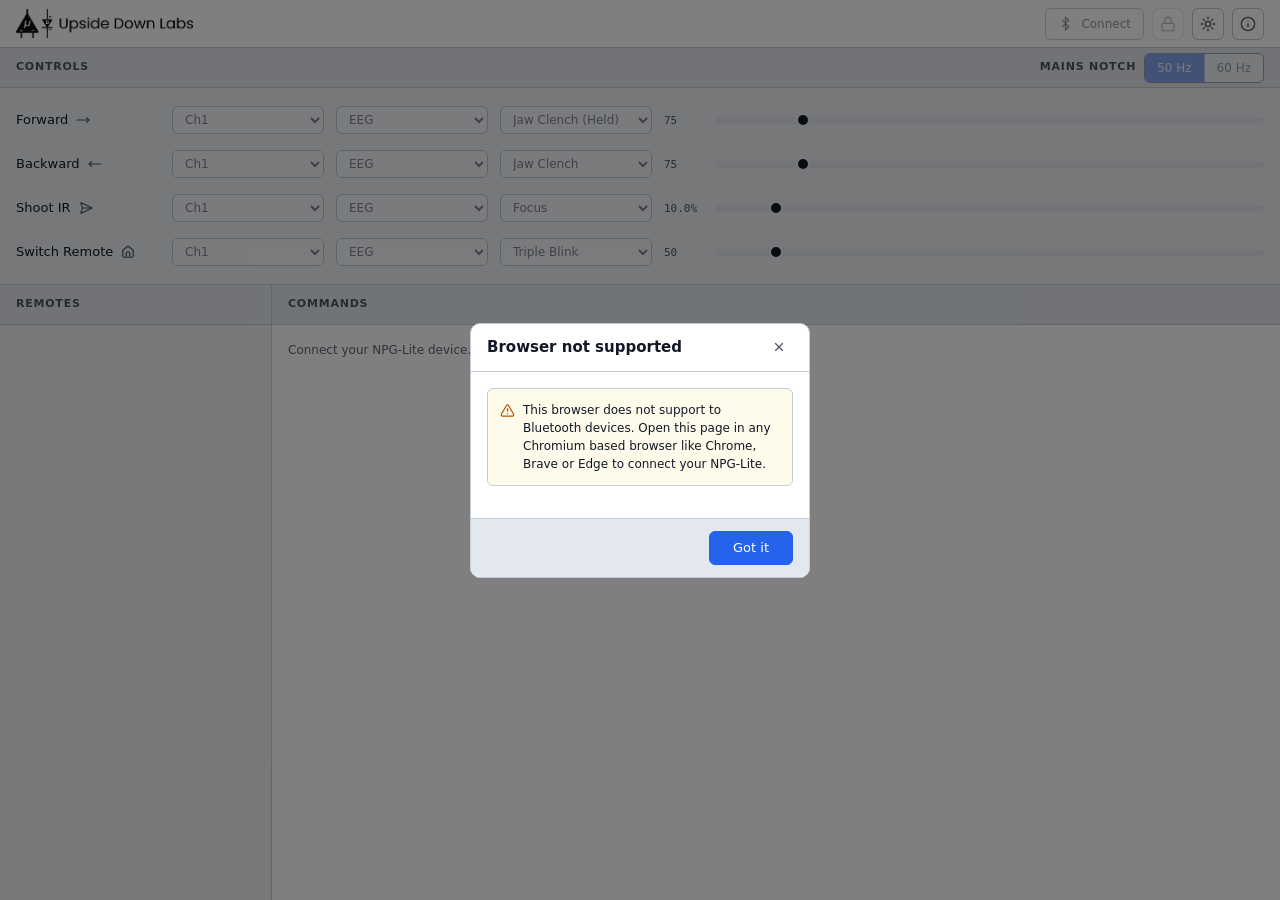
<file: BCI-IR-Remote/index.html>
<!doctype html>
<html lang="en">
<head>
<meta charset="utf-8">
<meta name="viewport" content="width=device-width, initial-scale=1, viewport-fit=cover">
<meta name="color-scheme" content="light dark">
<title>NPG IR Controller</title>
<link rel="stylesheet" href="css/style.css">
<script>
/* Keep the desktop workspace intact and fit it inside the available visual
   viewport.  This runs before the page paints and updates for resize, browser
   zoom and mobile viewport changes. */
(() => {
  const root = document.documentElement;
  let frame = 0;

  function fitLayout() {
    frame = 0;
    const rem = parseFloat(getComputedStyle(root).fontSize) || 16;
    const minWidth = 60 * rem;
    const minHeight = 40 * rem;
    const visual = window.visualViewport;
    const width = Math.max(1, Math.min(window.innerWidth, visual ? visual.width : window.innerWidth));
    const height = Math.max(1, Math.min(window.innerHeight, visual ? visual.height : window.innerHeight));
    const scale = Math.min(1, width / minWidth, height / minHeight);

    root.style.setProperty('--app-scale', scale.toFixed(6));
    root.style.setProperty('--app-width', Math.max(minWidth, width / scale) + 'px');
    root.style.setProperty('--app-height', Math.max(minHeight, height / scale) + 'px');
  }

  function scheduleFit() {
    if (!frame) frame = requestAnimationFrame(fitLayout);
  }

  fitLayout();
  window.addEventListener('resize', scheduleFit, { passive: true });
  window.visualViewport?.addEventListener('resize', scheduleFit, { passive: true });
})();
</script>
</head>
<body>

<div class="app">

  <header class="hdr">
    <img class="logo light-only" src="assets/udl_logo_black.png" alt="Upside Down Labs">
    <img class="logo dark-only" src="assets/udl_logo_white.png" alt="Upside Down Labs">
    <div class="hdr-actions">
      <button class="btn btn-sm conn-btn" id="btn-conn" title="Connect">
        <span class="ico" data-icon="bluetooth"></span>
        <span id="conn-txt">Connect</span>
      </button>
      <button class="icon-btn" id="btn-lock" title="Unlock to configure" aria-label="Unlock to configure" disabled>
        <span class="ico" data-icon="lock"></span>
      </button>
      <button class="icon-btn" id="btn-theme" title="Toggle theme" aria-label="Toggle theme">
        <span class="ico light-only" data-icon="sun"></span>
        <span class="ico dark-only" data-icon="moon"></span>
      </button>
      <button class="icon-btn" id="btn-info" title="How to use" aria-label="How to use">
        <span class="ico" data-icon="info"></span>
      </button>
    </div>
  </header>

  <!-- Settings only: what each channel measures, and what its gestures do. -->
  <div class="section-hdr">
    <span class="bar-ttl">Controls</span>
    <div class="bar-tools">
      <span class="notch-lbl">Mains notch</span>
      <div class="switch" id="notch" role="group" aria-label="Mains notch">
        <button type="button" data-hz="50">50 Hz</button>
        <button type="button" data-hz="60">60 Hz</button>
      </div>
    </div>
  </div>

  <!-- One row per control: what it is, which channel and filter feed it,
       which gesture drives it, and the level that gesture is measured on. -->
  <div class="controls" id="controls"></div>

  <main class="cols">
    <div class="col col-profiles">
      <div class="col-ttl">
        <span>Remotes</span>
      </div>
      <div class="col-body">
        <ul class="list" id="profiles"></ul>
      </div>
    </div>

    <div class="col col-commands">
      <div class="col-ttl">
        <span id="cmd-ttl">Commands</span>
      </div>
      <div class="col-body">
        <ul class="grid" id="list"></ul>
        <p class="col-empty" id="cmd-empty"></p>
      </div>
    </div>
  </main>


  <!-- Phones only. Every command row has its own fire button, but they are
       a small target, so the selected one gets a full width button too. -->

</div>


<!-- Listening -->
<div class="overlay" id="ov-listening">
  <div class="modal modal-sm">
    <div class="modal-body listen">
      <div class="waves" aria-hidden="true">
        <span class="wave"></span>
        <span class="wave"></span>
        <span class="wave"></span>
        <span class="wave-core"></span>
      </div>
      <h2 class="listen-ttl">Listening for a signal</h2>
      <p class="prose listen-sub">Point your remote at the board and press any key.</p>
      <div class="progress"><span class="progress-bar" id="listen-bar"></span></div>
      <span class="listen-time" id="listen-time"></span>
    </div>
    <div class="modal-ftr">
      <button class="btn" id="listen-cancel">Cancel</button>
    </div>
  </div>
</div>

<!-- Capture -->
<div class="overlay" id="ov-capture">
  <div class="modal">
    <div class="modal-hdr">
      <h2 class="modal-ttl" id="cap-ttl">IR signal captured</h2>
      <button class="icon-btn icon-btn-sm" data-close="ov-capture" aria-label="Close">
        <span class="ico" data-icon="x"></span>
      </button>
    </div>
    <div class="modal-body">
      <div id="cap-dup"></div>
      <dl class="meta" id="cap-meta"></dl>
      <label class="field">
        <span class="field-lbl">Name</span>
        <input class="input" id="cap-input" maxlength="16" placeholder="TV Power" autocomplete="off">
        <span class="field-hint"><span id="cap-count">0</span>/16 characters</span>
      </label>
    </div>
    <div class="modal-ftr" id="cap-actions"></div>
  </div>
</div>

<!-- Rename -->
<div class="overlay" id="ov-rename">
  <div class="modal">
    <div class="modal-hdr">
      <h2 class="modal-ttl" id="ren-ttl">Rename command</h2>
      <button class="icon-btn icon-btn-sm" data-close="ov-rename" aria-label="Close">
        <span class="ico" data-icon="x"></span>
      </button>
    </div>
    <div class="modal-body">
      <label class="field">
        <span class="field-lbl">Name</span>
        <input class="input" id="ren-input" maxlength="16" autocomplete="off">
        <span class="field-hint"><span id="ren-count">0</span>/16 characters</span>
      </label>
    </div>
    <div class="modal-ftr">
      <button class="btn" data-close="ov-rename">Cancel</button>
      <button class="btn btn-primary" id="ren-save">Save</button>
    </div>
  </div>
</div>

<!-- Confirm -->
<div class="overlay" id="ov-confirm">
  <div class="modal">
    <div class="modal-hdr">
      <h2 class="modal-ttl" id="cfm-ttl">Are you sure?</h2>
      <button class="icon-btn icon-btn-sm" data-close="ov-confirm" aria-label="Close">
        <span class="ico" data-icon="x"></span>
      </button>
    </div>
    <div class="modal-body">
      <p class="prose" id="cfm-body"></p>
    </div>
    <div class="modal-ftr">
      <button class="btn" id="cfm-no">Cancel</button>
      <button class="btn btn-danger" id="cfm-ok">Delete</button>
    </div>
  </div>
</div>

<!-- Info -->
<div class="overlay" id="ov-info">
  <div class="modal modal-lg">
    <div class="modal-hdr">
      <h2 class="modal-ttl">How to use</h2>
      <button class="icon-btn icon-btn-sm" data-close="ov-info" aria-label="Close">
        <span class="ico" data-icon="x"></span>
      </button>
    </div>
    <div class="modal-body modal-scroll">

      <section class="info-sec">
        <h3 class="info-ttl">Getting started</h3>
        <ol class="steps">
          <li>Power the board and press <b>Connect</b>. Pick <b>NPG-IR</b> from the browser dialog.</li>
          <li>Press the lock icon to unlock, then press <b>+</b> on a remote and name it.</li>
          <li>Open the remote, press <b>+</b> on a command, then point a real remote at the board and press a key.</li>
          <li>Name the capture and save it. Lock again when you're done setting up.</li>
          <li>Press a command's send button to fire it.</li>
        </ol>
      </section>

      <section class="info-sec">
        <h3 class="info-ttl">Muscle and brain control</h3>
        <p class="prose">Open <b>Controls</b> in the header to pick a channel, a filter and a gesture for each of the four actions. The bar beside each one shows its live level, and the slider sets the threshold that counts as a gesture: put it just above your resting level and below a deliberate one.</p>
      </section>

      <section class="info-sec">
        <h3 class="info-ttl">Requirements</h3>
        <p class="prose">Web Bluetooth works in Chrome and Edge on desktop and Android. Firefox and Safari do not support it. On Android, Location must be on for Bluetooth scanning.</p>
      </section>

      <section class="info-sec danger-zone">
        <h3 class="info-ttl">Erase all</h3>
        <p class="prose">Removes every remote, command and waveform from the board. This cannot be undone.</p>
        <button class="btn btn-danger" id="btn-wipe" disabled>Erase everything</button>
      </section>

    </div>
  </div>
</div>

<!-- Unsupported browser -->
<div class="overlay" id="ov-browser-warning">
  <div class="modal modal-sm">
    <div class="modal-hdr">
      <h2 class="modal-ttl">Browser not supported</h2>
      <button class="icon-btn icon-btn-sm" data-close="ov-browser-warning" aria-label="Close">
        <span class="ico" data-icon="x"></span>
      </button>
    </div>
    <div class="modal-body">
      <div class="notice">
        <span class="ico" data-icon="triangle-alert"></span>
        <span>This browser does not support to Bluetooth devices. Open this page in any Chromium based browser like Chrome, Brave or Edge to connect your NPG-Lite.</span>
      </div>
    </div>
    <div class="modal-ftr">
      <button class="btn btn-primary" data-close="ov-browser-warning">Got it</button>
    </div>
  </div>
</div>

<div class="toast" id="toast" role="status"></div>

<script src="js/icons.js"></script>
<script src="js/ble.js"></script>
<script src="js/app.js"></script>
</body>
</html>
</file>
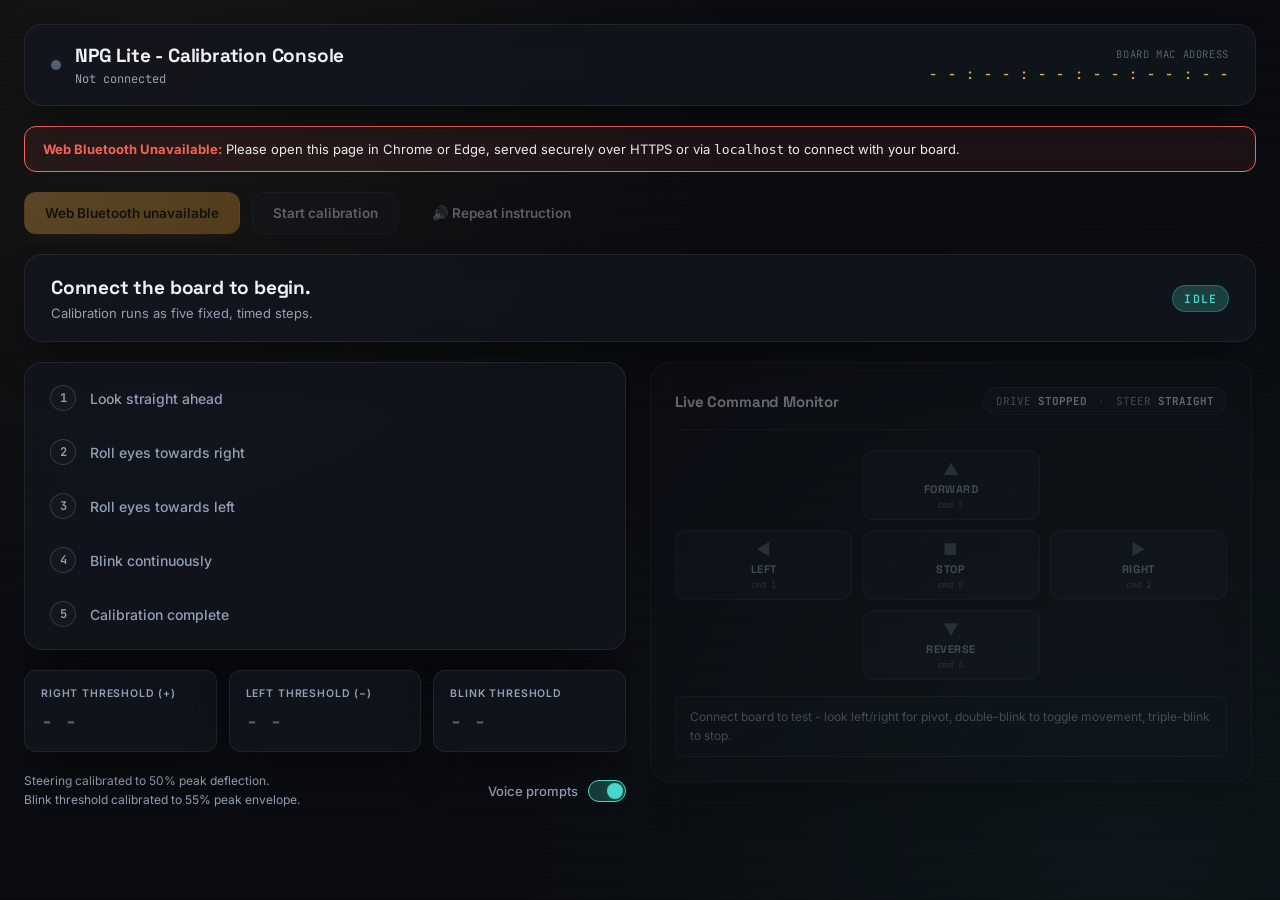
<file: BLE-EOG-Car-Controller/npg-lite-calibrator.html>
<!DOCTYPE html>
<html lang="en">
<head>
<meta charset="UTF-8" />
<meta name="viewport" content="width=device-width, initial-scale=1.0" />
<title>NPG Lite - Calibration Console</title>
<link rel="preconnect" href="https://fonts.googleapis.com">
<link rel="preconnect" href="https://fonts.gstatic.com" crossorigin>
<link href="https://fonts.googleapis.com/css2?family=Space+Grotesk:wght@500;600;700&family=Inter:wght@400;500;600;700&family=JetBrains+Mono:wght@400;500;600;700&display=swap" rel="stylesheet">
<style>
  :root {
    /* ---- Instrument palette: graphite chassis, brass/gold calibration signal, cool cyan counter-channel ---- */
    --bg-void: #090b10;
    --bg-void-2: #0d1017;
    --bg-panel: rgba(19, 23, 31, 0.72);
    --bg-raised: rgba(30, 35, 46, 0.55);
    --bg-raised-hover: rgba(42, 48, 62, 0.8);
    --hairline: rgba(255, 255, 255, 0.07);
    --hairline-strong: rgba(255, 255, 255, 0.14);
    --hairline-accent: rgba(224, 168, 76, 0.35);

    --signal: #45D8C6;          /* cyan channel - left / steer-left / secondary readout */
    --signal-glow: rgba(69, 216, 198, 0.22);
    --amber: #E0A84C;           /* brass channel - primary / right / drive states */
    --amber-glow: rgba(224, 168, 76, 0.24);
    --danger: #FF6459;
    --danger-glow: rgba(255, 100, 89, 0.22);

    --text-primary: #EEF2F7;
    --text-muted: #93A0B5;
    --text-faint: #545F72;

    --font-display: 'Space Grotesk', sans-serif;
    --font-body: 'Inter', sans-serif;
    --font-mono: 'JetBrains Mono', monospace;

    --radius-lg: 18px;
    --radius-md: 12px;
    --radius-sm: 8px;
    --shadow-main: 0 24px 48px -18px rgba(0,0,0,0.6);
  }

  * { box-sizing: border-box; }

  body {
    margin: 0; padding: 0;
    background: var(--bg-void);
    background-image:
      radial-gradient(circle at 12% 8%, rgba(224, 168, 76, 0.06) 0%, transparent 42%),
      radial-gradient(circle at 88% 92%, rgba(69, 216, 198, 0.05) 0%, transparent 45%),
      repeating-linear-gradient(180deg, rgba(255,255,255,0.012) 0px, rgba(255,255,255,0.012) 1px, transparent 1px, transparent 3px);
    background-attachment: fixed;
    color: var(--text-primary);
    font-family: var(--font-body);
    -webkit-font-smoothing: antialiased;
    height: 100vh;
    display: flex;
    justify-content: center;
    padding: 24px;
    overflow: hidden;
  }

  .console {
    width: 100%;
    max-width: 1280px;
    height: 100%;
    display: flex;
    flex-direction: column;
    min-height: 0;
  }

  .two-col {
    display: grid;
    grid-template-columns: 1fr 1fr;
    gap: 20px;
    flex: 1;
    min-height: 0;
  }
  .col {
    display: flex;
    flex-direction: column;
    min-height: 0;
  }
  .col-left, .col-right {
    overflow-y: auto;
    padding-right: 4px;
  }

  /* Custom Scrollbar */
  ::-webkit-scrollbar { width: 6px; }
  ::-webkit-scrollbar-track { background: transparent; }
  ::-webkit-scrollbar-thumb { background: var(--hairline-strong); border-radius: 10px; }
  ::-webkit-scrollbar-thumb:hover { background: var(--text-faint); }

  /* ---------- Identity Header ---------- */
  .identity {
    position: relative;
    display: flex;
    align-items: center;
    justify-content: space-between;
    gap: 16px;
    padding: 18px 26px;
    background: var(--bg-panel);
    backdrop-filter: blur(14px);
    border: 1px solid var(--hairline);
    border-radius: var(--radius-lg);
    margin-bottom: 20px;
    box-shadow: var(--shadow-main);
    overflow: hidden;
  }
  .identity-left { position: relative; display: flex; align-items: center; gap: 14px; z-index: 1; }
  .led {
    width: 10px; height: 10px; border-radius: 50%;
    background: var(--text-faint);
    box-shadow: none;
    transition: all 0.3s cubic-bezier(0.4, 0, 0.2, 1);
    flex-shrink: 0;
  }
  .led.on { background: var(--signal); box-shadow: 0 0 12px 2px var(--signal-glow); }
  .led.warn { background: var(--amber); box-shadow: 0 0 12px 2px var(--amber-glow); }

  .device-name {
    font-family: var(--font-display);
    font-weight: 700;
    font-size: 19px;
    letter-spacing: -0.01em;
    color: var(--text-primary);
  }
  .conn-status { font-size: 12px; color: var(--text-muted); font-family: var(--font-mono); margin-top: 3px; }

  .mac-block {
    position: relative;
    z-index: 1;
    text-align: right;
    font-family: var(--font-mono);
    font-size: 10.5px;
    letter-spacing: 0.06em;
    text-transform: uppercase;
    color: var(--text-faint);
  }
  .mac-block .mac-value {
    color: var(--amber);
    font-size: 13.5px;
    font-weight: 600;
    letter-spacing: 0.08em;
    margin-top: 4px;
    text-transform: none;
  }

  /* ---------- Controls / Connect bar ---------- */
  .connect-bar { display: flex; gap: 12px; margin-bottom: 20px; flex-wrap: wrap; }

  button {
    font-family: var(--font-body);
    font-weight: 600;
    font-size: 13.5px;
    border-radius: var(--radius-md);
    padding: 12px 20px;
    border: 1px solid var(--hairline);
    background: var(--bg-raised);
    color: var(--text-primary);
    cursor: pointer;
    backdrop-filter: blur(8px);
    transition: all 0.2s cubic-bezier(0.4, 0, 0.2, 1);
    display: inline-flex;
    align-items: center;
    gap: 8px;
  }
  button:hover:not(:disabled) {
    border-color: var(--hairline-strong);
    background: var(--bg-raised-hover);
    transform: translateY(-1px);
  }
  button:active:not(:disabled) { transform: translateY(0); }
  button:disabled { opacity: 0.35; cursor: not-allowed; }

  button.primary {
    background: linear-gradient(135deg, var(--amber) 0%, #C98A2E 100%);
    color: #14100a;
    border-color: transparent;
    box-shadow: 0 6px 22px -6px var(--amber-glow);
  }
  button.primary:hover:not(:disabled) {
    background: linear-gradient(135deg, #ecb964 0%, #d69a3e 100%);
    box-shadow: 0 8px 26px -4px var(--amber-glow);
  }
  button.ghost { background: transparent; border-color: transparent; }
  button.ghost:hover:not(:disabled) { background: var(--bg-raised); border-color: var(--hairline); }

  #startBtn:not(:disabled) {
    border-color: var(--hairline-accent);
  }

  /* ---------- Status Header Line ---------- */
  .status-line {
    background: var(--bg-panel);
    backdrop-filter: blur(14px);
    border: 1px solid var(--hairline);
    border-radius: var(--radius-lg);
    padding: 20px 26px;
    margin-bottom: 20px;
    display: flex;
    justify-content: space-between;
    align-items: center;
    gap: 16px;
    box-shadow: var(--shadow-main);
  }
  .status-line .phase-tag {
    font-family: var(--font-mono);
    font-size: 11.5px;
    font-weight: 600;
    text-transform: uppercase;
    letter-spacing: 0.1em;
    color: var(--signal);
    background: var(--signal-glow);
    padding: 5px 11px;
    border-radius: 20px;
    border: 1px solid rgba(69, 216, 198, 0.3);
    white-space: nowrap;
  }
  .status-line .status-text .headline {
    font-family: var(--font-display);
    font-size: 19px;
    font-weight: 700;
    letter-spacing: -0.01em;
  }
  .status-line .status-text .sub {
    margin-top: 5px;
    font-size: 13px;
    color: var(--text-muted);
  }
  .status-line .status-right {
    display: flex;
    align-items: center;
    gap: 12px;
    flex-shrink: 0;
  }

  .countdown-badge {
    display: none;
    align-items: center;
    justify-content: center;
    min-width: 46px;
    height: 46px;
    padding: 0 10px;
    border-radius: var(--radius-md);
    border: 1px solid var(--amber);
    background: var(--amber-glow);
    font-family: var(--font-mono);
    font-size: 22px;
    font-weight: 700;
    color: var(--amber);
    box-shadow: 0 0 16px var(--amber-glow);
  }
  .countdown-badge.show { display: flex; }
  .countdown-badge.tick { animation: countdown-pulse 0.3s cubic-bezier(0.175, 0.885, 0.32, 1.275); }

  @keyframes countdown-pulse {
    0% { transform: scale(1.22); }
    100% { transform: scale(1); }
  }

  /* ---------- Step Ledger ---------- */
  .ledger {
    background: var(--bg-panel);
    backdrop-filter: blur(14px);
    border: 1px solid var(--hairline);
    border-radius: var(--radius-lg);
    padding: 8px;
    margin-bottom: 20px;
    box-shadow: var(--shadow-main);
  }
  .step-row {
    display: flex;
    align-items: center;
    gap: 14px;
    padding: 13px 16px;
    border-radius: var(--radius-md);
    transition: all 0.2s ease;
    border: 1px solid transparent;
  }
  .step-row.active { background: var(--bg-raised); border-color: var(--hairline-accent); }

  .step-num {
    font-family: var(--font-mono);
    font-size: 12px;
    font-weight: 600;
    width: 26px; height: 26px;
    border-radius: 50%;
    border: 1px solid var(--hairline-strong);
    background: rgba(255,255,255,0.02);
    display: flex; align-items: center; justify-content: center;
    color: var(--text-muted);
    flex-shrink: 0;
    transition: all 0.2s ease;
  }
  .step-row.active .step-num {
    border-color: var(--amber);
    color: var(--amber);
    background: var(--amber-glow);
  }
  .step-row.done .step-num {
    background: var(--signal);
    border-color: var(--signal);
    color: #06201c;
  }
  .step-label { font-size: 14px; flex: 1; color: var(--text-muted); font-weight: 500; }
  .step-row.active .step-label { color: var(--text-primary); font-weight: 600; }
  .step-row.done .step-label { color: var(--text-primary); opacity: 0.75; }

  .step-mark {
    font-family: var(--font-mono);
    font-size: 10px;
    font-weight: 600;
    letter-spacing: 0.06em;
    color: var(--text-faint);
  }
  .step-row.active .step-mark { color: var(--amber); }
  .step-row.done .step-mark { color: var(--signal); }

  /* ---------- Readouts Cards ---------- */
  .readouts {
    display: grid;
    grid-template-columns: repeat(3, 1fr);
    gap: 12px;
    margin-bottom: 20px;
  }
  .readout-card {
    background: var(--bg-panel);
    backdrop-filter: blur(14px);
    border: 1px solid var(--hairline);
    border-radius: var(--radius-md);
    padding: 16px;
    box-shadow: var(--shadow-main);
  }
  .readout-label {
    font-size: 10.5px;
    font-weight: 600;
    text-transform: uppercase;
    letter-spacing: 0.08em;
    color: var(--text-muted);
    margin-bottom: 9px;
  }
  .readout-value {
    font-family: var(--font-mono);
    font-size: 20px;
    font-weight: 600;
    color: var(--text-faint);
    transition: color 0.3s ease, text-shadow 0.3s ease;
  }
  .readout-value.filled { color: var(--signal); text-shadow: 0 0 14px var(--signal-glow); }
  .readout-value.filled.amber { color: var(--amber); text-shadow: 0 0 14px var(--amber-glow); }

  /* ---------- Controller / Monitor Panel ---------- */
  .test-panel {
    background: var(--bg-panel);
    backdrop-filter: blur(14px);
    border: 1px solid var(--hairline);
    border-radius: var(--radius-lg);
    padding: 24px;
    box-shadow: var(--shadow-main);
    transition: opacity 0.3s ease;
  }
  .test-panel.disabled { opacity: 0.4; pointer-events: none; }

  .test-header {
    display: flex;
    justify-content: space-between;
    align-items: center;
    flex-wrap: wrap;
    gap: 12px;
    margin-bottom: 20px;
    border-bottom: 1px solid var(--hairline);
    padding-bottom: 14px;
  }
  .scope-title {
    font-family: var(--font-display);
    font-weight: 700;
    font-size: 15px;
    letter-spacing: -0.01em;
  }
  .test-substate {
    font-family: var(--font-mono);
    font-size: 11px;
    color: var(--text-muted);
    background: var(--bg-raised);
    padding: 6px 12px;
    border-radius: 20px;
    border: 1px solid var(--hairline);
  }
  .test-substate .state-val { color: var(--text-primary); font-weight: 600; }
  .test-substate .sep { color: var(--text-faint); margin: 0 4px; }

  .dpad {
    display: grid;
    grid-template-columns: repeat(3, 1fr);
    grid-template-rows: repeat(3, 70px);
    gap: 10px;
    margin-bottom: 16px;
  }
  .dpad-cell {
    display: flex;
    flex-direction: column;
    align-items: center;
    justify-content: center;
    gap: 3px;
    border-radius: var(--radius-md);
    border: 1px solid transparent;
    transition: all 0.2s cubic-bezier(0.4, 0, 0.2, 1);
  }
  .dpad-cell.dpad-fwd, .dpad-cell.dpad-rev, .dpad-cell.dpad-left,
  .dpad-cell.dpad-right, .dpad-cell.dpad-stop {
    background: var(--bg-raised);
    border-color: var(--hairline);
  }
  .dpad-icon { font-size: 16px; color: var(--text-faint); transition: color 0.2s ease; }
  .dpad-text {
    font-family: var(--font-display);
    font-size: 11px;
    font-weight: 700;
    letter-spacing: 0.05em;
    color: var(--text-muted);
    transition: color 0.2s ease;
  }
  .dpad-cmd { font-family: var(--font-mono); font-size: 9px; color: var(--text-faint); }

  .dpad-fwd.active, .dpad-rev.active {
    border-color: var(--amber);
    background: var(--amber-glow);
    box-shadow: 0 0 22px var(--amber-glow);
  }
  .dpad-fwd.active .dpad-icon, .dpad-rev.active .dpad-icon,
  .dpad-fwd.active .dpad-text, .dpad-rev.active .dpad-text { color: var(--amber); }

  .dpad-left.active, .dpad-right.active {
    border-color: var(--signal);
    background: var(--signal-glow);
    box-shadow: 0 0 22px var(--signal-glow);
  }
  .dpad-left.active .dpad-icon, .dpad-right.active .dpad-icon,
  .dpad-left.active .dpad-text, .dpad-right.active .dpad-text { color: var(--signal); }

  .dpad-stop.active {
    border-color: var(--danger);
    background: var(--danger-glow);
    box-shadow: 0 0 22px var(--danger-glow);
  }
  .dpad-stop.active .dpad-icon, .dpad-stop.active .dpad-text { color: var(--danger); }

  .dpad-cell.pulse { animation: pad-pulse 0.4s ease-out; }
  @keyframes pad-pulse {
    0% { transform: scale(0.95); }
    50% { transform: scale(1.03); }
    100% { transform: scale(1); }
  }

  .test-hint {
    font-size: 12px;
    color: var(--text-muted);
    line-height: 1.55;
    background: rgba(255,255,255,0.02);
    padding: 11px 14px;
    border-radius: var(--radius-sm);
    border: 1px solid var(--hairline);
  }

  /* ---------- Footer UI ---------- */
  .footer-row {
    display: flex;
    justify-content: space-between;
    align-items: center;
    gap: 16px;
    flex-wrap: wrap;
  }
  .hint { font-size: 12px; color: var(--text-muted); line-height: 1.55; }
  .voice-toggle { display: flex; align-items: center; gap: 10px; font-size: 13px; color: var(--text-muted); font-weight: 500; }

  .switch {
    width: 38px; height: 22px; border-radius: 999px;
    background: var(--bg-raised); border: 1px solid var(--hairline);
    position: relative; cursor: pointer; flex-shrink: 0;
    transition: all 0.2s ease;
  }
  .switch::after {
    content: ""; position: absolute; top: 2px; left: 2px;
    width: 16px; height: 16px; border-radius: 50%;
    background: var(--text-muted);
    transition: all 0.2s cubic-bezier(0.4, 0, 0.2, 1);
  }
  .switch.on { border-color: var(--signal); background: var(--signal-glow); }
  .switch.on::after { left: 18px; background: var(--signal); box-shadow: 0 0 8px var(--signal-glow); }

  .support-note {
    background: rgba(255, 100, 89, 0.08);
    border: 1px solid var(--danger);
    border-radius: var(--radius-md);
    padding: 14px 18px;
    font-size: 13px;
    color: var(--text-primary);
    margin-bottom: 20px;
    display: none;
  }
  .support-note.show { display: block; }
  .support-note strong { color: var(--danger); }

  @media (max-width: 820px) {
    body { height: auto; overflow: auto; padding: 16px; }
    .two-col { grid-template-columns: 1fr; }
    .readouts { grid-template-columns: 1fr; }
    .mac-block { text-align: left; }
    .identity { flex-direction: column; align-items: flex-start; }
  }
</style>
</head>
<body>

<div class="console">

  <div class="identity">
    <div class="identity-left">
      <span class="led" id="connLed"></span>
      <div>
        <div class="device-name">NPG Lite - Calibration Console</div>
        <div class="conn-status" id="connStatus">Not connected</div>
      </div>
    </div>
    <div class="mac-block">
      <div>Board MAC address</div>
      <div class="mac-value" id="macValue">- - : - - : - - : - - : - - : - -</div>
    </div>
  </div>

  <div class="support-note" id="supportNote">
    <strong>Web Bluetooth Unavailable:</strong>
    Please open this page in Chrome or Edge, served securely over HTTPS or via <code>localhost</code> to connect with your board.
  </div>

  <div class="connect-bar">
    <button class="primary" id="connectBtn">
      <svg width="16" height="16" viewBox="0 0 24 24" fill="none" stroke="currentColor" stroke-width="2.5"><path d="M7 7l10 10-5 5V2l5 5L7 17"/></svg>
      Connect to board
    </button>
    <button id="startBtn" disabled>Start calibration</button>
    <button class="ghost" id="replayBtn" disabled title="Repeat instruction">
      🔊 Repeat instruction
    </button>
  </div>

  <div class="status-line">
    <div class="status-text">
      <div class="headline" id="instructionLine">Connect the board to begin.</div>
      <div class="sub" id="instructionSub">Calibration runs as five fixed, timed steps.</div>
    </div>
    <div class="status-right">
      <div class="phase-tag" id="phaseLabel">Idle</div>
      <div class="countdown-badge" id="countdownBadge">-</div>
    </div>
  </div>

  <div class="two-col">
    <div class="col col-left">
      <div class="ledger" id="ledger"></div>

      <div class="readouts">
        <div class="readout-card">
          <div class="readout-label">Right threshold (+)</div>
          <div class="readout-value" id="posThValue">- -</div>
        </div>
        <div class="readout-card">
          <div class="readout-label">Left threshold (−)</div>
          <div class="readout-value" id="negThValue">- -</div>
        </div>
        <div class="readout-card">
          <div class="readout-label">Blink threshold</div>
          <div class="readout-value" id="blinkThValue">- -</div>
        </div>
      </div>

      <div class="footer-row">
        <div class="hint">
          Steering calibrated to 50% peak deflection.<br>
          Blink threshold calibrated to 55% peak envelope.
        </div>
        <div class="voice-toggle">
          <span>Voice prompts</span>
          <div class="switch on" id="voiceSwitch"></div>
        </div>
      </div>
    </div>

    <div class="col col-right">
      <div class="test-panel disabled" id="testPanel">
        <div class="test-header">
          <div class="scope-title">Live Command Monitor</div>
          <div class="test-substate">
            DRIVE <span class="state-val" id="driveStateLabel">STOPPED</span>
            <span class="sep">·</span>
            STEER <span class="state-val" id="steerStateLabel">STRAIGHT</span>
          </div>
        </div>

        <div class="dpad">
          <div class="dpad-cell"></div>
          <div class="dpad-cell dpad-fwd" id="padForward">
            <span class="dpad-icon">▲</span>
            <span class="dpad-text">FORWARD</span>
            <span class="dpad-cmd">cmd 3</span>
          </div>
          <div class="dpad-cell"></div>

          <div class="dpad-cell dpad-left" id="padLeft">
            <span class="dpad-icon">◀</span>
            <span class="dpad-text">LEFT</span>
            <span class="dpad-cmd">cmd 1</span>
          </div>
          <div class="dpad-cell dpad-stop" id="padStop">
            <span class="dpad-icon">■</span>
            <span class="dpad-text">STOP</span>
            <span class="dpad-cmd">cmd 0</span>
          </div>
          <div class="dpad-cell dpad-right" id="padRight">
            <span class="dpad-icon">▶</span>
            <span class="dpad-text">RIGHT</span>
            <span class="dpad-cmd">cmd 2</span>
          </div>

          <div class="dpad-cell"></div>
          <div class="dpad-cell dpad-rev" id="padReverse">
            <span class="dpad-icon">▼</span>
            <span class="dpad-text">REVERSE</span>
            <span class="dpad-cmd">cmd 4</span>
          </div>
          <div class="dpad-cell"></div>
        </div>

        <div class="test-hint" id="testHint">
          Connect board to test - look left/right for pivot, double-blink to toggle movement, triple-blink to stop.
        </div>
      </div>
    </div>
  </div>

</div>

<script>
  // ---- BLE Identifiers ----
  const SERVICE_UUID   = "4fafc201-1fb5-459e-8fcc-c5c9c331914b";
  const CMD_CHAR_UUID  = "beb5483e-36e1-4688-b7f5-ea07361b26a8"; 
  const STATUS_CHAR_UUID = "1c95d5e3-d8f7-413a-bf3d-7a2e5d7be87e"; 
  const CTRL_CHAR_UUID = "3c9a1235-2f9e-4d34-9f0e-6a1b6d0c9a11"; 

  const STEP_DEFS = [
    { key: "straight", label: "Look straight ahead", say: "Calibration starting. Look straight ahead and hold." , sub: "Settling baseline - hold still for about 4 seconds.", durationMs: 4000 },
    { key: "right",    label: "Roll eyes towards right", say: "roll eyes towards right, and hold.", sub: "Hold the gaze right for about 4 seconds.", durationMs: 4000 },
    { key: "left",     label: "Roll eyes towards left", say: "roll eyes towards left, and hold.", sub: "Hold the gaze left for about 4 seconds.", durationMs: 4000 },
    { key: "blink",    label: "Blink continuously", say: "Now blink continuously at a normal pace.", sub: "Blink naturally for about 5 seconds.", durationMs: 5000 },
    { key: "ready",    label: "Calibration complete", say: "Calibration complete. The board is ready.", sub: "Thresholds below are now active on the board.", durationMs: 0 },
  ];

  let device = null, server = null, statusChar = null, ctrlChar = null, cmdChar = null;
  let voiceOn = true;
  let currentStepIndex = -1;

  // DOM Elements
  const connLed = document.getElementById('connLed');
  const connStatus = document.getElementById('connStatus');
  const macValue = document.getElementById('macValue');
  const connectBtn = document.getElementById('connectBtn');
  const startBtn = document.getElementById('startBtn');
  const replayBtn = document.getElementById('replayBtn');
  const phaseLabel = document.getElementById('phaseLabel');
  const countdownBadge = document.getElementById('countdownBadge');
  const instructionLine = document.getElementById('instructionLine');
  const instructionSub = document.getElementById('instructionSub');
  const ledger = document.getElementById('ledger');
  const posThValue = document.getElementById('posThValue');
  const negThValue = document.getElementById('negThValue');
  const blinkThValue = document.getElementById('blinkThValue');
  const voiceSwitch = document.getElementById('voiceSwitch');
  const supportNote = document.getElementById('supportNote');
  const testPanel = document.getElementById('testPanel');
  const testHint = document.getElementById('testHint');
  const driveStateLabel = document.getElementById('driveStateLabel');
  const steerStateLabel = document.getElementById('steerStateLabel');
  const padForward = document.getElementById('padForward');
  const padReverse = document.getElementById('padReverse');
  const padLeft = document.getElementById('padLeft');
  const padRight = document.getElementById('padRight');
  const padStop = document.getElementById('padStop');

  const PIVOT_HOLD_MS = 800;
  let driveState = "STOPPED";   
  let steerState = "STRAIGHT";  
  let pivotRevertTimer = null;

  if (!navigator.bluetooth) {
    supportNote.classList.add('show');
    connectBtn.disabled = true;
    connectBtn.textContent = "Web Bluetooth unavailable";
  }

  function renderLedger() {
    ledger.innerHTML = "";
    STEP_DEFS.forEach((step, i) => {
      const row = document.createElement('div');
      row.className = 'step-row';
      if (i < currentStepIndex) row.classList.add('done');
      if (i === currentStepIndex) row.classList.add('active');
      row.innerHTML = `
        <div class="step-num">${i < currentStepIndex ? '✓' : i + 1}</div>
        <div class="step-label">${step.label}</div>
        <div class="step-mark">${i === currentStepIndex ? 'ACTIVE' : (i < currentStepIndex ? 'DONE' : '')}</div>
      `;
      ledger.appendChild(row);
    });
  }
  renderLedger();

  voiceSwitch.addEventListener('click', () => {
    voiceOn = !voiceOn;
    voiceSwitch.classList.toggle('on', voiceOn);
    if (!voiceOn) window.speechSynthesis.cancel();
  });

  function speak(text, onDone) {
    if (!voiceOn || !('speechSynthesis' in window)) {
      if (onDone) onDone();
      return;
    }
    window.speechSynthesis.cancel();
    const u = new SpeechSynthesisUtterance(text);
    u.rate = 0.98;
    u.pitch = 1.0;

    let finished = false;
    const finish = () => {
      if (finished) return;
      finished = true;
      if (onDone) onDone();
    };
    u.onend = finish;
    u.onerror = finish;
    setTimeout(finish, Math.max(2500, text.length * 90));

    window.speechSynthesis.speak(u);
  }

  replayBtn.addEventListener('click', () => {
    if (currentStepIndex >= 0 && currentStepIndex < STEP_DEFS.length) {
      speak(STEP_DEFS[currentStepIndex].say);
    }
  });

  let audioCtx = null;
  function ensureAudioContext() {
    if (!audioCtx) {
      const Ctx = window.AudioContext || window.webkitAudioContext;
      if (!Ctx) return null;
      audioCtx = new Ctx();
    }
    if (audioCtx.state === 'suspended') audioCtx.resume();
    return audioCtx;
  }

  function playBeep(freq, durationSec, gainLevel) {
    const ctx = ensureAudioContext();
    if (!ctx) return;
    const osc = ctx.createOscillator();
    const gain = ctx.createGain();
    osc.type = 'sine';
    osc.frequency.value = freq;
    gain.gain.setValueAtTime(gainLevel, ctx.currentTime);
    gain.gain.exponentialRampToValueAtTime(0.001, ctx.currentTime + durationSec);
    osc.connect(gain);
    gain.connect(ctx.destination);
    osc.start();
    osc.stop(ctx.currentTime + durationSec);
  }

  let countdownInterval = null;

  function pulseCountdownBadge() {
    countdownBadge.classList.remove('tick');
    void countdownBadge.offsetWidth; 
    countdownBadge.classList.add('tick');
  }

  function stopCountdown() {
    if (countdownInterval) {
      clearInterval(countdownInterval);
      countdownInterval = null;
    }
    countdownBadge.classList.remove('show', 'tick');
    countdownBadge.textContent = "-";
  }

  function startCountdown(durationMs) {
    stopCountdown();
    let remaining = Math.round(durationMs / 1000);
    if (remaining <= 0) return;

    countdownBadge.classList.add('show');
    countdownBadge.textContent = remaining;
    playBeep(660, 0.09, 0.12);
    pulseCountdownBadge();

    countdownInterval = setInterval(() => {
      remaining -= 1;
      if (remaining <= 0) {
        clearInterval(countdownInterval);
        countdownInterval = null;
        countdownBadge.classList.remove('show');
        return;
      }
      countdownBadge.textContent = remaining;
      playBeep(remaining === 1 ? 940 : 660, 0.09, 0.12);
      pulseCountdownBadge();
    }, 1000);
  }

  async function sendGoSignal() {
    if (!ctrlChar) return;
    try {
      const encoder = new TextEncoder();
      await ctrlChar.writeValue(encoder.encode("GO"));
    } catch (err) {
      console.error("Failed to send GO signal:", err);
    }
  }

  function applyPhase(phase, data) {
    phaseLabel.textContent = phase;
    stopCountdown();

    const idx = STEP_DEFS.findIndex(s => s.key === phase);
    if (idx !== -1) {
      currentStepIndex = idx;
      renderLedger();
      instructionLine.textContent = STEP_DEFS[idx].label;
      replayBtn.disabled = false;

      const durationMs = (typeof data.durationMs === "number" && data.durationMs > 0)
        ? data.durationMs
        : STEP_DEFS[idx].durationMs;

      if (data.awaitGo && durationMs) {
        instructionSub.textContent = STEP_DEFS[idx].sub;
        speak(STEP_DEFS[idx].say, () => {
          sendGoSignal();
          startCountdown(durationMs);
        });
      } else {
        instructionSub.textContent = STEP_DEFS[idx].sub;
        speak(STEP_DEFS[idx].say);
      }
    }

    if (phase === "eog_done") {
      if (typeof data.posTh === "number") {
        posThValue.textContent = data.posTh.toFixed(4);
        posThValue.classList.add('filled');
      }
      if (typeof data.negTh === "number") {
        negThValue.textContent = data.negTh.toFixed(4);
        negThValue.classList.add('filled');
      }
    }

    if (phase === "ready") {
      if (typeof data.posTh === "number") {
        posThValue.textContent = data.posTh.toFixed(4);
        posThValue.classList.add('filled');
      }
      if (typeof data.negTh === "number") {
        negThValue.textContent = data.negTh.toFixed(4);
        negThValue.classList.add('filled');
      }
      if (typeof data.blinkTh === "number") {
        blinkThValue.textContent = data.blinkTh.toFixed(2);
        blinkThValue.classList.add('filled', 'amber');
      }
      if (data.mac) {
        macValue.textContent = data.mac;
      }
      startBtn.disabled = false;
      startBtn.textContent = "Recalibrate";
    }

    if (phase === "straight" && data.mac) {
      macValue.textContent = data.mac;
    }
  }

  function handleStatusNotification(event) {
    const value = event.target.value;
    const text = new TextDecoder().decode(value);
    let data;
    try {
      data = JSON.parse(text);
    } catch (e) {
      console.warn("Non-JSON status payload:", text);
      return;
    }
    if (data.phase) applyPhase(data.phase, data);
  }

  function updateDashboard() {
    driveStateLabel.textContent = driveState;
    steerStateLabel.textContent = steerState;

    padForward.classList.toggle('active', driveState === "FORWARD");
    padReverse.classList.toggle('active', driveState === "REVERSE");
    padStop.classList.toggle('active', driveState === "STOPPED" && steerState === "STRAIGHT");
    padLeft.classList.toggle('active', steerState === "LEFT");
    padRight.classList.toggle('active', steerState === "RIGHT");
  }

  function pulsePad(el) {
    el.classList.remove('pulse');
    void el.offsetWidth;
    el.classList.add('pulse');
  }

  function resetTestPanel() {
    clearTimeout(pivotRevertTimer);
    driveState = "STOPPED";
    steerState = "STRAIGHT";
    updateDashboard();
  }

  function handleCmdNotification(event) {
    const value = event.target.value;
    if (value.byteLength < 1) return;
    const cmd = value.getUint8(0);

    switch (cmd) {
      case 0:
        clearTimeout(pivotRevertTimer);
        driveState = "STOPPED";
        steerState = "STRAIGHT";
        pulsePad(padStop);
        break;

      case 1:
        clearTimeout(pivotRevertTimer);
        steerState = "LEFT";
        pulsePad(padLeft);
        pivotRevertTimer = setTimeout(() => { steerState = "STRAIGHT"; updateDashboard(); }, PIVOT_HOLD_MS);
        break;

      case 2:
        clearTimeout(pivotRevertTimer);
        steerState = "RIGHT";
        pulsePad(padRight);
        pivotRevertTimer = setTimeout(() => { steerState = "STRAIGHT"; updateDashboard(); }, PIVOT_HOLD_MS);
        break;

      case 3:
        driveState = "FORWARD";
        pulsePad(padForward);
        break;

      case 4:
        driveState = "REVERSE";
        pulsePad(padReverse);
        break;
    }

    updateDashboard();
  }

  let isConnected = false;

  connectBtn.addEventListener('click', async () => {
    if (isConnected) {
      disconnectBoard();
      return;
    }
    ensureAudioContext();
    try {
      connectBtn.disabled = true;
      connectBtn.textContent = "Requesting device…";

      device = await navigator.bluetooth.requestDevice({
        filters: [{ name: "NPG Lite" }],
        optionalServices: [SERVICE_UUID]
      });

      device.addEventListener('gattserverdisconnected', onDisconnected);

      connectBtn.textContent = "Connecting…";
      server = await device.gatt.connect();
      const service = await server.getPrimaryService(SERVICE_UUID);

      statusChar = await service.getCharacteristic(STATUS_CHAR_UUID);
      await statusChar.startNotifications();
      statusChar.addEventListener('characteristicvaluechanged', handleStatusNotification);

      // Read the characteristic's current value right away - the board
      // seeds it with { phase: "connected", mac } at boot, so this shows
      // the MAC immediately on connect instead of waiting for a
      // calibration phase notification.
      try {
        const initialValue = await statusChar.readValue();
        const initialText = new TextDecoder().decode(initialValue);
        const initialData = JSON.parse(initialText);
        if (initialData.mac) {
          macValue.textContent = initialData.mac;
        }
      } catch (readErr) {
        console.warn("Could not read initial board status:", readErr);
      }

      ctrlChar = await service.getCharacteristic(CTRL_CHAR_UUID);

      let cmdChannelReady = false;
      try {
        cmdChar = await service.getCharacteristic(CMD_CHAR_UUID);
        await cmdChar.startNotifications();
        cmdChar.addEventListener('characteristicvaluechanged', handleCmdNotification);
        cmdChannelReady = true;
      } catch (e) {}

      connLed.classList.add('on');
      connStatus.textContent = "Connected - " + device.name;
      isConnected = true;
      connectBtn.textContent = "Disconnect";
      connectBtn.disabled = false;
      startBtn.disabled = false;
      instructionLine.textContent = "Board connected.";
      instructionSub.textContent = "Press Start calibration when you're ready to begin the sequence.";

      resetTestPanel();
      if (cmdChannelReady) {
        testPanel.classList.remove('disabled');
        testHint.textContent = "Live - look left/right for pivot, double-blink to toggle movement, triple-blink to stop.";
      } else {
        testHint.textContent = "Command channel unavailable - live testing can't run on this connection.";
      }

    } catch (err) {
      console.error(err);
      connectBtn.disabled = false;
      connectBtn.textContent = "Connect to board";
      connStatus.textContent = "Connection cancelled or failed.";
    }
  });

  startBtn.addEventListener('click', async () => {
    if (!ctrlChar) return;
    try {
      startBtn.disabled = true;
      posThValue.textContent = "- -"; posThValue.classList.remove('filled');
      negThValue.textContent = "- -"; negThValue.classList.remove('filled');
      blinkThValue.textContent = "- -"; blinkThValue.classList.remove('filled', 'amber');
      currentStepIndex = -1;
      renderLedger();
      stopCountdown();

      const encoder = new TextEncoder();
      await ctrlChar.writeValue(encoder.encode("CAL"));
    } catch (err) {
      console.error(err);
      startBtn.disabled = false;
    }
  });

  function disconnectBoard() {
    if (device && device.gatt && device.gatt.connected) {
      device.gatt.disconnect();
    } else {
      onDisconnected();
    }
  }

  function onDisconnected() {
    isConnected = false;
    connLed.classList.remove('on');
    connLed.classList.remove('warn');
    connStatus.textContent = "Disconnected";
    connectBtn.disabled = false;
    connectBtn.textContent = "Connect to board";
    startBtn.disabled = true;
    replayBtn.disabled = true;
    phaseLabel.textContent = "Idle";
    stopCountdown();

    testPanel.classList.add('disabled');
    testHint.textContent = "Connect board to test - look left/right for pivot, double-blink to toggle movement, triple-blink to stop.";
    resetTestPanel();
  }
</script>

</body>
</html>
</file>
<file: BCI-IR-Remote/css/style.css>
/* ============================================================
   NPG IR Transceiver
   Compact mono. One accent, hairline borders, 0.25rem spacing grid.

   The whole design is driven by the tokens below. Both themes
   share every size and rule and differ only in colour.

   Sizes are in rem so the layout follows the reader's browser
   font-size preference. 1rem is the browser default, normally
   16px, and every token is an exact multiple of 1/16rem, so at
   the default setting this renders identically to a px build.
   Never set a font-size on :root, that would defeat the point.

   Four things stay in px on purpose, because they should not
   grow with text: hairline borders (--edge), the focus ring and
   its offset, the focus glow spread, and the 1px press nudge.
   ============================================================ */

:root {
  /* Tells the browser which way round its own chrome should go, so
     scrollbars, form controls and the like follow the chosen theme rather
     than the operating system. Set again in each palette block below. */
  color-scheme: light;

  /* spacing - 0.25rem grid, no other values are used anywhere */
  --s1: 0.25rem;    /*  4px */
  --s2: 0.5rem;     /*  8px */
  --s3: 0.75rem;    /* 12px */
  --s4: 1rem;       /* 16px */
  --s5: 1.25rem;    /* 20px */
  --s6: 1.5rem;     /* 24px */
  --s7: 2rem;       /* 32px */

  /* type */
  --font: ui-sans-serif, system-ui, -apple-system, "Segoe UI", Roboto,
          "Helvetica Neue", Arial, sans-serif;
  --mono: ui-monospace, SFMono-Regular, "SF Mono", Menlo, Consolas, monospace;
  --t-xs: 0.6875rem; /* 11px */
  --t-sm: 0.75rem;   /* 12px */
  --t-md: 0.8125rem; /* 13px */
  --t-lg: 0.9375rem; /* 15px */
  --t-xl: 1.0625rem; /* 17px */

  /* control heights - only these four exist */
  --h-icon-sm: 1.75rem;  /* 28px */
  --h-icon: 2rem;        /* 32px */
  --h-btn: 2.125rem;     /* 34px */
  --h-fire: 2.875rem;    /* 46px */

  /* radius - controls, containers, pills. circles use 50% */
  --r: 0.375rem;     /*  6px */
  --r-lg: 0.625rem;  /* 10px */
  --r-pill: 999px;

  --edge: 1px;
  --tap: 200ms cubic-bezier(.4, 0, .2, 1);

  /* Updated before first paint by index.html. The workspace retains its
     desktop geometry and scales as one unit when the viewport is smaller. */
  --app-scale: 1;
  --app-width: 100vw;
  --app-height: 100dvh;

  /* light palette. The greys are spaced far enough apart that a panel, a
     sunken column and a header read as three different surfaces. */
  --bg:           #ffffff;
  --bg-sunken:    #eef1f5;
  --surface:      #ffffff;
  --surface-hi:   #e3e8ef;
  --border:       #c3ccd8;
  --border-hi:    #94a0b0;
  --text:         #111827;
  --text-mute:    #4b5563;
  --text-faint:   #5a6674;
  --accent:       #2563eb;
  --accent-hi:    #1d4ed8;
  --accent-fg:    #ffffff;
  --accent-wash:  #dce9ff;
  --danger:       #dc2626;
  --danger-hi:    #b91c1c;
  --danger-wash:  #fef2f2;
  --ok:           #15803d;
  --ok-solid:     #14733c;
  --warn:         #b45309;
  --warn-wash:    #fffbeb;
}

@media (prefers-color-scheme: dark) {
  :root:not([data-theme="light"]) {
    color-scheme: dark;
    --bg:           #0a0a0a;
    --bg-sunken:    #000000;
    --surface:      #141414;
    --surface-hi:   #1e1e1e;
    --border:       #262626;
    --border-hi:    #383838;
    --text:         #f5f5f5;
    --text-mute:    #9a9a9a;
    --text-faint:   #8a8a8a;
    --accent:       #3b82f6;
    --accent-hi:    #60a5fa;
    --accent-fg:    #ffffff;
    --accent-wash:  #101c33;
    --danger:       #ef4444;
    --danger-hi:    #f87171;
    --danger-wash:  #2a1315;
    --ok:           #4ade80;
    --ok-solid:     #1a7a45;
    --warn:         #fbbf24;
    --warn-wash:    #251c09;
  }
}

:root[data-theme="dark"] {
  color-scheme: dark;
  --bg:           #0a0a0a;
  --bg-sunken:    #000000;
  --surface:      #141414;
  --surface-hi:   #1e1e1e;
  --border:       #262626;
  --border-hi:    #383838;
  --text:         #f5f5f5;
  --text-mute:    #9a9a9a;
  --text-faint:   #8a8a8a;
  --accent:       #3b82f6;
  --accent-hi:    #60a5fa;
  --accent-fg:    #ffffff;
  --accent-wash:  #101c33;
  --danger:       #ef4444;
  --danger-hi:    #f87171;
  --danger-wash:  #2a1315;
  --ok:           #4ade80;
  --ok-solid:     #1a7a45;
  --warn:         #fbbf24;
  --warn-wash:    #251c09;
}

/* theme-conditional elements ------------------------------- */
:root .dark-only { display: none; }
:root .light-only { display: block; }
@media (prefers-color-scheme: dark) {
  :root:not([data-theme="light"]) .dark-only  { display: block; }
  :root:not([data-theme="light"]) .light-only { display: none; }
}
:root[data-theme="light"] { color-scheme: light; }

:root[data-theme="dark"] .dark-only  { display: block; }
:root[data-theme="dark"] .light-only { display: none; }

/* base ------------------------------------------------------ */
*, *::before, *::after { box-sizing: border-box; }

/* the hidden attribute is how this app shows and hides whole sections, and a
   plain display rule would quietly outrank it */
[hidden] { display: none !important; }

html, body {
  height: 100%;
  overflow: hidden;
}

/* iOS Safari inflates text in landscape without this */
html {
  -webkit-text-size-adjust: 100%;
  text-size-adjust: 100%;
}

body {
  margin: 0;
  background: var(--bg-sunken);
  color: var(--text);
  font: 400 var(--t-md)/1.5 var(--font);
  -webkit-font-smoothing: antialiased;
  -webkit-tap-highlight-color: transparent;
}

/* Lucide icons. They are drawn on a 24 unit grid at stroke width 2, so the
   weight holds at whatever size a rule below gives them. Block display keeps
   the wrapper span from adding a baseline gap under the icon. */
svg {
  display: block;
  fill: none;
  stroke: currentColor;
  stroke-width: 2;
  stroke-linecap: round;
  stroke-linejoin: round;
}

.ico { display: inline-flex; }

/* Scrollbars ------------------------------------------------
   The default light track is almost white and disappears against the panel,
   so every scrolling area gets its own from the palette. Newer browsers use
   the standard properties and ignore the webkit rules below them. */
.col-body, .bars, .config, .modal-scroll {
  scrollbar-width: thin;
  scrollbar-color: var(--text-faint) var(--surface-hi);
}

.col-body::-webkit-scrollbar,
.bars::-webkit-scrollbar,
.config::-webkit-scrollbar,
.modal-scroll::-webkit-scrollbar { width: 0.625rem; }

.col-body::-webkit-scrollbar-track,
.bars::-webkit-scrollbar-track,
.config::-webkit-scrollbar-track,
.modal-scroll::-webkit-scrollbar-track { background: var(--surface-hi); }

.col-body::-webkit-scrollbar-thumb,
.bars::-webkit-scrollbar-thumb,
.config::-webkit-scrollbar-thumb,
.modal-scroll::-webkit-scrollbar-thumb {
  background: var(--text-faint);
  border: 2px solid var(--surface-hi);
  border-radius: var(--r-pill);
}

/* A mouse click still focuses the element, and the browser's own default
   outline does not know about :focus-visible - it has to be told off
   explicitly, or a click leaves a ring behind that only a keyboard press
   should draw. */
:focus:not(:focus-visible) {
  outline: none;
}

:focus-visible {
  outline: 2px solid var(--accent);
  outline-offset: 2px;
  border-radius: var(--r);
}

/* app shell -------------------------------------------------
   This is a desktop workspace. Rather than changing its composition on a
   narrow or short viewport, the viewport fitter scales the complete shell so
   every panel remains visible and in the same relative position. */
.app {
  display: flex;
  flex-direction: column;
  width: var(--app-width);
  height: var(--app-height);
  min-width: 60rem;
  min-height: 40rem;
  background: var(--bg);
  transform: scale(var(--app-scale));
  transform-origin: top left;
}

/* header ---------------------------------------------------- */
.hdr {
  flex: none;
  display: flex;
  align-items: center;
  gap: var(--s3);
  height: 3rem;
  padding-inline: var(--s4);
  border-bottom: var(--edge) solid var(--border);
}

.logo {
  height: 1.875rem;
  width: auto;
  max-width: 100%;
  min-width: 0;
  object-fit: contain;
  display: block;
}

.hdr-actions {
  flex: none;
  margin-left: auto;
  display: flex;
  align-items: center;
  gap: var(--s2);
}

/* The connect button always carries a visible border; a transparent one on
   its neighbours until hover made the row read as unevenly spaced even
   though the gap itself was the same. */
.hdr-actions .icon-btn {
  border-color: var(--border);
}

/* connect ---------------------------------------------------
   State is the colour of the button, so there is no label to read. */
/* connected is a colour, so there is no separate status to read. The fill is
   deeper than the green used for text, so it carries a white label without
   glaring. */
.conn-btn.live {
  border-color: var(--ok-solid);
  background: var(--ok-solid);
  color: var(--accent-fg);
}

.conn-btn.live:hover:not(:disabled) {
  border-color: var(--danger);
  background: var(--danger);
}

/* Web Bluetooth is missing entirely. Looks disabled, same as :disabled, but
   stays clickable so a click can explain why nothing will happen. */
.conn-btn.unsupported {
  opacity: .45;
  cursor: not-allowed;
}

/* status bar ------------------------------------------------ */

.dot.live { background: var(--ok); }

/* two columns -----------------------------------------------
   Profiles on the left, the chosen profile's commands on the right, both in
   view at once. The rail is deliberately narrow: it is a place to pick from,
   not to read. */
.cols {
  flex: 1;
  min-height: 0;
  display: grid;
  /* the rail keeps its proportions and never pushes the page wider, however
     large the reader's font is */
  /* wide enough for a full 16 character name plus its count and buttons */
  grid-template-columns: clamp(12rem, 22%, 17rem) 1fr;
}

/* The title does not scroll, so the scrollbar starts underneath it rather
   than running up behind it. */
.col {
  display: flex;
  flex-direction: column;
  min-width: 0;
  min-height: 0;
  overflow: hidden;
}

.col-body {
  flex: 1;
  min-height: 0;
  /* Rows carry their own borders, so an inset under the title bar reads as a
     gap in the list rather than as breathing room. They start flush; the tail
     keeps a little room so the last row is not jammed against the edge. */
  padding-block: 0 var(--s3);
  overflow-y: auto;
  overscroll-behavior: contain;
  /* reserve the track so it never lands on top of a row's buttons */
  scrollbar-gutter: stable;
}

.col-profiles {
  border-right: var(--edge) solid var(--border);
  background: var(--bg-sunken);
}

.col-empty {
  margin: 0;
  padding: var(--s4);
  font-size: var(--t-sm);
  color: var(--text-faint);
}

/* a channel is picked the same way a profile is, and the gestures on the
   right follow whichever one is selected */

.chan-row.active { background: var(--accent-wash); }
.chan-row.active .chan-nm { color: var(--accent); }

/* a rail row is tighter than a command row, and has no radio */

.row-sm.active .row-nm { font-weight: 600; }

.list { margin: 0; padding: 0; list-style: none; }

/* list ------------------------------------------------------ */
.list {
  margin: 0;
  padding: 0;
  list-style: none;
}

.row {
  display: flex;
  align-items: center;
  gap: var(--s3);
  height: 2.5rem;
  padding-inline: var(--s4);
  border-bottom: var(--edge) solid var(--border);
  cursor: pointer;
  transition: background var(--tap);
}

.row:hover { background: var(--surface-hi); }
.row.active { background: var(--accent-wash); }

.radio {
  flex: none;
  width: 0.875rem;
  height: 0.875rem;
  border: var(--edge) solid var(--border-hi);
  border-radius: 50%;
  transition: border-color var(--tap);
}

.row.active .radio {
  border-color: var(--accent);
  border-width: 0.25rem;
}

.row-nm {
  flex: 1;
  min-width: 0;
  font-size: var(--t-md);
  overflow: hidden;
  text-overflow: ellipsis;
  white-space: nowrap;
}

.row.active .row-nm { font-weight: 500; }

/* Locked disables every way of editing rather than hiding it, so the row
   never changes shape and the reason it will not respond is right there
   under the pointer. */
.row-actions {
  flex: none;
  display: flex;
  gap: var(--s1);
}

/* records into the slot it sits on */
.add-btn {
  flex: none;
  border-color: var(--border-hi);
  color: var(--accent);
}

.add-btn:hover:not(:disabled) {
  border-color: var(--accent);
  background: var(--accent-wash);
  color: var(--accent);
}

/* Ten fixed slots, two across and five down. */
.grid {
  display: grid;
  grid-template-columns: 1fr 1fr;
  margin: 0;
  padding: 0;
  list-style: none;
}

.grid .row { border-right: var(--edge) solid var(--border); }
.grid .row:nth-child(even) { border-right: 0; }

/* Locked is read only, so the lists say so by sitting back a little. The
   send buttons stay at full strength, because firing is the whole point of
   being locked. */
.cols.locked .row-nm,
.cols.locked .badge { opacity: .6; }

/* a slot with nothing in it yet reads as waiting, not as broken */
.row.blank .row-nm { color: var(--text-faint); }

/* muscle trigger feedback ------------------------------------
   The board drives these. A step marks the row the selection moved
   to, a fire flashes the row and the button together. */
.row.stepped {
  animation: row-step 320ms ease-out;
}

@keyframes row-step {
  from { box-shadow: inset 0.1875rem 0 0 var(--accent); }
  to   { box-shadow: inset 0.1875rem 0 0 transparent; }
}

.row.fired {
  animation: row-fire 480ms ease-out;
}

@keyframes row-fire {
  from { background: var(--accent); }
  to   { background: transparent; }
}

.btn-fire.firing {
  animation: fire-pulse 480ms ease-out;
}

@keyframes fire-pulse {
  0%   { transform: scale(1); }
  35%  { transform: scale(1.03); }
  100% { transform: scale(1); }
}

/* footer ---------------------------------------------------- */
.ftr {
  flex: none;
  padding: var(--s3) var(--s4) calc(var(--s3) + env(safe-area-inset-bottom));
  border-top: var(--edge) solid var(--border);
  background: var(--surface-hi);
}

.active-nm {
  flex: 1;
  min-width: 0;
  font-size: var(--t-md);
  font-weight: 500;
  overflow: hidden;
  text-overflow: ellipsis;
  white-space: nowrap;
}

.active-nm.none {
  font-weight: 400;
  color: var(--text-faint);
}

/* buttons --------------------------------------------------- */
.btn {
  height: var(--h-btn);
  padding-inline: var(--s3);
  display: inline-flex;
  align-items: center;
  justify-content: center;
  gap: var(--s2);
  border: var(--edge) solid var(--border-hi);
  border-radius: var(--r);
  background: var(--surface);
  color: var(--text);
  font: 500 var(--t-md)/1 var(--font);
  cursor: pointer;
  white-space: nowrap;
  transition: background var(--tap), border-color var(--tap), opacity var(--tap);
}

.btn:hover:not(:disabled) {
  background: var(--surface-hi);
  border-color: var(--text-faint);
}

.btn:active:not(:disabled) { transform: translateY(1px); }

.btn:disabled {
  opacity: .45;
  cursor: not-allowed;
}

.btn svg { width: 0.9375rem; height: 0.9375rem; }

.btn-sm {
  height: var(--h-icon);
  font-size: var(--t-sm);
}

.btn-primary {
  background: var(--accent);
  border-color: var(--accent);
  color: var(--accent-fg);
}

.btn-primary:hover:not(:disabled) {
  background: var(--accent-hi);
  border-color: var(--accent-hi);
}

.btn-danger {
  background: var(--danger);
  border-color: var(--danger);
  color: #fff;
}

.btn-danger:hover:not(:disabled) {
  background: var(--danger-hi);
  border-color: var(--danger-hi);
}

.btn-fire {
  width: 100%;
  height: var(--h-fire);
  font-size: var(--t-lg);
}

.btn-fire svg { width: 1.0625rem; height: 1.0625rem; }

/* icon buttons ---------------------------------------------- */
.icon-btn {
  position: relative;
  width: var(--h-icon);
  height: var(--h-icon);
  display: inline-flex;
  align-items: center;
  justify-content: center;
  padding: 0;
  border: var(--edge) solid transparent;
  border-radius: var(--r);
  background: transparent;
  color: var(--text-mute);
  cursor: pointer;
  transition: background var(--tap), color var(--tap), border-color var(--tap), opacity var(--tap);
}

/* A button's own hover has to read as its own, even sitting inside a row
   that turns the same shade of surface-hi on hover, so it goes one step
   further to var(--border). */
.icon-btn:hover:not(:disabled):not(.locked-out) {
  background: var(--border);
  border-color: var(--border-hi);
  color: var(--text);
}

.icon-btn:disabled {
  opacity: .35;
  cursor: not-allowed;
}

/* Looks disabled while locked, but stays clickable so it can say why. */
.icon-btn.locked-out {
  opacity: .35;
  cursor: not-allowed;
}

/* A couple of quick blinks on the lock icon when a locked edit is attempted,
   pointing at the way to actually unlock. */
@keyframes lock-hint {
  0%, 100% { opacity: 1; }
  50% { opacity: .25; }
}

#btn-lock.hint {
  animation: lock-hint 200ms ease-in-out 2;
}

.icon-btn svg { width: 1rem; height: 1rem; }

.icon-btn-sm {
  width: var(--h-icon-sm);
  height: var(--h-icon-sm);
}

.icon-btn-sm svg { width: 0.875rem; height: 0.875rem; }

.icon-btn.danger:hover:not(:disabled) {
  background: var(--danger-wash);
  border-color: var(--danger);
  color: var(--danger);
}

/* touch targets ---------------------------------------------
   On a finger, WCAG asks for at least 44px. Growing the buttons
   would change the layout, so grow only the invisible hit area
   and leave every painted pixel where it is. */
@media (pointer: coarse) {
  .icon-btn::after {
    content: "";
    position: absolute;
    top: 50%;
    left: 50%;
    width: 2.75rem;
    height: 2.75rem;
    transform: translate(-50%, -50%);
  }

  /* iOS Safari zooms the whole page when a focused input is
     under 16px. A slightly larger field beats a lurching page. */
  .input { font-size: 1rem; }
}

/* overlay and modal ----------------------------------------- */
.overlay {
  position: fixed;
  inset: 0;
  z-index: 50;
  display: none;
  align-items: center;
  justify-content: center;
  padding: var(--s4);
  background: rgba(0, 0, 0, .5);
}

.overlay.show { display: flex; }

.modal {
  width: 100%;
  max-width: 25rem;
  max-height: calc(100dvh - var(--s7));
  display: flex;
  flex-direction: column;
  border: var(--edge) solid var(--border);
  border-radius: var(--r-lg);
  background: var(--bg);
  overflow: hidden;
}

.modal-lg { max-width: 30rem; }

.modal-hdr {
  flex: none;
  display: flex;
  align-items: center;
  gap: var(--s3);
  height: 3rem;
  padding-inline: var(--s4);
  border-bottom: var(--edge) solid var(--border);
}

.modal-ttl {
  flex: 1;
  min-width: 0;
  margin: 0;
  font-size: var(--t-lg);
  font-weight: 600;
}

.modal-body {
  flex: 1;
  min-height: 0;
  padding: var(--s4);
}

.modal-scroll {
  overflow-y: auto;
  overscroll-behavior: contain;
}

.modal-ftr {
  flex: none;
  display: flex;
  justify-content: flex-end;
  gap: var(--s2);
  padding: var(--s3) var(--s4);
  border-top: var(--edge) solid var(--border);
  background: var(--surface-hi);
}

.modal-ftr .btn { min-width: 5.25rem; }

/* listening -------------------------------------------------- */
.modal-sm { max-width: 21.25rem; }

.listen {
  padding: var(--s6) var(--s4) var(--s5);
  text-align: center;
}

.waves {
  position: relative;
  width: 7rem;
  height: 7rem;
  margin: 0 auto var(--s5);
}

.wave,
.wave-core {
  position: absolute;
  top: 50%;
  left: 50%;
  border-radius: 50%;
  transform: translate(-50%, -50%);
}

.wave-core {
  width: 0.75rem;
  height: 0.75rem;
  background: var(--accent);
}

.wave {
  width: 1.25rem;
  height: 1.25rem;
  border: var(--edge) solid var(--accent);
  opacity: 0;
  animation: ripple 2.4s cubic-bezier(0, .35, .5, 1) infinite;
}

.wave:nth-child(2) { animation-delay: .8s; }
.wave:nth-child(3) { animation-delay: 1.6s; }

@keyframes ripple {
  0%   { transform: translate(-50%, -50%) scale(1);   opacity: .85; }
  70%  { opacity: .1; }
  100% { transform: translate(-50%, -50%) scale(5.4); opacity: 0; }
}

.listen-ttl {
  margin: 0 0 var(--s2);
  font-size: var(--t-lg);
  font-weight: 600;
}

.listen-sub {
  margin: 0 auto;
  max-width: 30ch;
  text-align: left;
}

.progress {
  height: 0.1875rem;
  margin-top: var(--s5);
  border-radius: var(--r-pill);
  background: var(--surface-hi);
  overflow: hidden;
}

.progress-bar {
  display: block;
  height: 100%;
  width: 100%;
  border-radius: var(--r-pill);
  background: var(--accent);
}

.listen-time {
  display: block;
  margin-top: var(--s2);
  font: 500 var(--t-xs)/1 var(--mono);
  color: var(--text-faint);
}

/* form ------------------------------------------------------ */
.field {
  display: block;
  margin-top: var(--s4);
}

.field:first-child { margin-top: 0; }

.field-lbl {
  display: block;
  margin-bottom: var(--s2);
  font-size: var(--t-sm);
  font-weight: 500;
  color: var(--text-mute);
}

.input {
  width: 100%;
  height: var(--h-btn);
  padding-inline: var(--s3);
  border: var(--edge) solid var(--border-hi);
  border-radius: var(--r);
  background: var(--surface);
  color: var(--text);
  font: 400 var(--t-md)/1 var(--font);
  transition: border-color var(--tap), box-shadow var(--tap);
}

.input::placeholder { color: var(--text-faint); }

.input:focus {
  outline: none;
  border-color: var(--accent);
  box-shadow: 0 0 0 3px var(--accent-wash);
}

.input.invalid {
  border-color: var(--danger);
  box-shadow: 0 0 0 3px var(--danger-wash);
}

.field-hint {
  display: block;
  margin-top: 0.375rem;
  font-size: var(--t-xs);
  color: var(--text-faint);
}

/* content ---------------------------------------------------- */
.prose {
  margin: 0 0 var(--s3);
  font-size: var(--t-sm);
  color: var(--text-mute);
}

.prose:last-child { margin-bottom: 0; }
.prose b { color: var(--text); font-weight: 500; }

.meta {
  margin: 0 0 var(--s3);
  display: grid;
  grid-template-columns: auto 1fr;
  gap: 0;
  border: var(--edge) solid var(--border);
  border-radius: var(--r);
  overflow: hidden;
  font-size: var(--t-sm);
}

.meta:last-child { margin-bottom: 0; }

.meta dt {
  padding: var(--s2) var(--s3);
  border-bottom: var(--edge) solid var(--border);
  background: var(--surface-hi);
  color: var(--text-mute);
  white-space: nowrap;
}

.meta dd {
  margin: 0;
  padding: var(--s2) var(--s3);
  border-bottom: var(--edge) solid var(--border);
  border-left: var(--edge) solid var(--border);
  overflow-wrap: anywhere;
}

.meta dt:nth-last-of-type(1),
.meta dd:nth-last-of-type(1) { border-bottom: 0; }

.steps {
  margin: 0 0 var(--s3);
  padding-left: var(--s5);
  font-size: var(--t-sm);
  color: var(--text-mute);
}

.steps li { margin-bottom: var(--s2); }
.steps li:last-child { margin-bottom: 0; }
.steps b { color: var(--text); font-weight: 500; }

.info-sec {
  padding-bottom: var(--s4);
  margin-bottom: var(--s4);
  border-bottom: var(--edge) solid var(--border);
}

.info-sec:last-child {
  padding-bottom: 0;
  margin-bottom: 0;
  border-bottom: 0;
}

.info-ttl {
  margin: 0 0 var(--s3);
  font-size: var(--t-md);
  font-weight: 600;
}

.danger-zone .info-ttl { color: var(--danger); }

/* notice ----------------------------------------------------- */
.notice {
  display: flex;
  align-items: flex-start;
  gap: var(--s2);
  margin-bottom: var(--s4);
  padding: var(--s3);
  border: var(--edge) solid var(--border);
  border-radius: var(--r);
  background: var(--warn-wash);
  font-size: var(--t-sm);
  color: var(--text);
}

.notice svg {
  flex: none;
  width: 0.9375rem;
  height: 0.9375rem;
  margin-top: 0.125rem;
  color: var(--warn);
}

/* toast ------------------------------------------------------ */
.toast {
  position: fixed;
  left: 50%;
  bottom: calc(var(--s6) + env(safe-area-inset-bottom));
  z-index: 60;
  transform: translate(-50%, 0.5rem);
  max-width: calc(100vw - var(--s7));
  padding: var(--s2) var(--s4);
  border: var(--edge) solid var(--border-hi);
  border-radius: var(--r);
  background: var(--surface);
  color: var(--text);
  font-size: var(--t-sm);
  white-space: nowrap;
  overflow: hidden;
  text-overflow: ellipsis;
  opacity: 0;
  pointer-events: none;
  transition: opacity var(--tap), transform var(--tap);
}

.toast.show {
  opacity: 1;
  transform: translate(-50%, 0);
}

.toast.err {
  border-color: var(--danger);
  color: var(--danger);
}

/* profile rows ----------------------------------------------
   The command count rides along with the name and steps aside when the
   rename and delete buttons appear on hover. */

.row:hover .row-badge,
.row:focus-within .row-badge { opacity: 0; }

@media (hover: none) {
  .row:hover .row-badge { opacity: 1; }
}

/* edit bar --------------------------------------------------
   Only while editing a profile. Rename and record live here, because
   neither belongs in a list you are meant to just pick from. */

.field-inline .field-lbl { flex: none; margin-bottom: 0; }
.field-inline .input { flex: 1; min-width: 0; }

/* settings panel -------------------------------------------
   What each channel measures on the left, what its gestures do on the right.
   Only the channels that are on are listed. */
.config {
  flex: none;
  max-height: 45vh;
  overflow-y: auto;
  border-bottom: var(--edge) solid var(--border);
  background: var(--bg-sunken);
}

/* firing ----------------------------------------------------
   Every command carries its own fire button, so nothing has to be selected
   first. The bar at the bottom is the reachable version of the same thing on
   a phone, where the row buttons are a small target. */
.fire-btn {
  flex: none;
  border-color: var(--accent);
  background: var(--accent);
  color: var(--accent-fg);
}

.fire-btn:hover:not(:disabled) {
  border-color: var(--accent-hi);
  background: var(--accent-hi);
  color: var(--accent-fg);
}

/* only worth the space where the row buttons are hard to hit */

@media (max-width: 34em) {
  .ftr-fire { display: block; }
}

/* what just happened, beside the level that caused it */

/* titled bars -----------------------------------------------
   Controls, Profiles and Commands all use this, so the three line up across
   the window at the same height and weight, and their text starts on the
   same vertical line as the rows underneath. */
.section-hdr,
.col-ttl {
  flex: none;
  display: flex;
  align-items: center;
  gap: var(--s3);
  min-height: 2.5rem;
  padding-inline: var(--s4);
  border-bottom: var(--edge) solid var(--border);
  background: var(--surface-hi);
  font-size: var(--t-xs);
  font-weight: 600;
  letter-spacing: .07em;
  text-transform: uppercase;
  color: var(--text-mute);
}

.col-ttl {
  overflow: hidden;
  text-overflow: ellipsis;
  white-space: nowrap;
}

.bar-ttl { white-space: nowrap; }

/* anything belonging to a bar sits at its right end */
.bar-tools {
  margin-left: auto;
  display: flex;
  align-items: center;
  gap: var(--s2);
}

.notch-lbl {
  font-size: var(--t-xs);
  font-weight: 600;
  letter-spacing: .07em;
  text-transform: uppercase;
  color: var(--text-mute);
  white-space: nowrap;
}

/* controls --------------------------------------------------
   One row per control: what it is, which channel and filter feed it, which
   gesture drives it, and the level behind that gesture. */
.controls {
  flex: none;
  display: flex;
  flex-direction: column;
  gap: var(--s1);
  padding-block: var(--s3);
  border-bottom: var(--edge) solid var(--border);
  background: var(--bg-sunken);
}

.ctl-row {
  display: flex;
  align-items: center;
  gap: var(--s3);
  height: 2.5rem;
  padding-inline: var(--s4);
  transition: background var(--tap);
}

.ctl-nm {
  flex: none;
  /* wide enough for "Select/Shoot IR", the longest of the four labels */
  width: clamp(5rem, 16%, 9rem);
  display: flex;
  align-items: center;
  gap: var(--s2);
  font-size: var(--t-md);
  font-weight: 500;
  overflow: hidden;
  white-space: nowrap;
}

.ctl-nm svg {
  flex: none;
  width: 0.875rem;
  height: 0.875rem;
  color: var(--text-mute);
}

.ctl-nm span {
  overflow: hidden;
  text-overflow: ellipsis;
}

.ctl-row.fired .ctl-nm svg { color: var(--accent); }

/* the assigned gesture is already named in the dropdown, so the row itself
   is what reports that it just ran */
.ctl-row.fired { background: var(--accent-wash); }
.ctl-row.fired .ctl-nm { color: var(--accent); }

.ctl-row .select {
  flex: none;
  height: var(--h-icon-sm);
  font-size: var(--t-sm);
}

.sel-ch  { width: clamp(3.25rem, 8%, 4.5rem); }
.sel-exg { width: clamp(3.5rem, 9%, 5rem); }
.sel-trig { width: clamp(5.5rem, 18%, 10rem); }

.ctl-level {
  flex: 1;
  min-width: 0;
  display: flex;
  align-items: center;
  gap: var(--s2);
}

.bar-val {
  flex: none;
  width: 2.75rem;
  text-align: left;
  font: 500 var(--t-xs)/1 var(--mono);
  color: var(--text-mute);
}

/* the range input's own track carries the live level, set from script */
.level {
  flex: 1;
  min-width: 0;
  height: 0.4375rem;
  margin: 0;
  -webkit-appearance: none;
  appearance: none;
  border-radius: var(--r-pill);
  background: var(--surface-hi);
  cursor: pointer;
}

.level::-webkit-slider-thumb {
  -webkit-appearance: none;
  width: 0.875rem;
  height: 0.875rem;
  border-radius: 50%;
  background: var(--text);
  border: 2px solid var(--bg-sunken);
  cursor: grab;
}

/* a control watching nothing keeps its slider, parked and inert */
.level:disabled {
  opacity: .45;
  cursor: not-allowed;
}

.level::-moz-range-thumb {
  width: 0.875rem;
  height: 0.875rem;
  border: 2px solid var(--bg-sunken);
  border-radius: 50%;
  background: var(--text);
  cursor: grab;
}

/* unlocking is the only thing that turns the pickers on */
.select:disabled {
  opacity: .5;
  cursor: not-allowed;
}

/* two states, so a segmented switch rather than a list */
.switch {
  display: inline-flex;
  border: var(--edge) solid var(--border-hi);
  border-radius: var(--r);
  overflow: hidden;
}

.switch button {
  height: var(--h-icon-sm);
  padding-inline: var(--s3);
  border: 0;
  background: var(--surface);
  color: var(--text-mute);
  font: 500 var(--t-sm)/1 var(--font);
  cursor: pointer;
  transition: background var(--tap), color var(--tap);
}

.switch button + button { border-left: var(--edge) solid var(--border-hi); }
.switch button:hover:not(:disabled) { background: var(--surface-hi); }

.switch button.on {
  background: var(--accent);
  color: var(--accent-fg);
}

.switch button:disabled {
  opacity: .5;
  cursor: not-allowed;
}

.icon-btn.on {
  background: var(--accent-wash);
  border-color: var(--accent);
  color: var(--accent);
}

/* control mapping -------------------------------------------- */

.select {
  flex: none;
  width: 9.5rem;
  height: var(--h-btn);
  padding-inline: var(--s2);
  border: var(--edge) solid var(--border-hi);
  border-radius: var(--r);
  background: var(--surface);
  color: var(--text);
  font: 400 var(--t-md)/1 var(--font);
  cursor: pointer;
}

.select:hover { border-color: var(--text-faint); }

/* viewport fitting ------------------------------------------
   Width and height are calculated from the current visual viewport in the
   small script in index.html. Keeping that logic outside media queries means
   a browser resize or zoom never switches the workspace into another layout
   or leaves any part of it outside the viewport. */

@media (prefers-reduced-motion: reduce) {
  * { transition-duration: 1ms !important; }
  /* the trigger feedback is decorative, the highlight already moved */
  .row.stepped, .row.fired, .btn-fire.firing { animation: none; }
  /* keep the rings as a static halo rather than pulsing */
  .wave { animation: none; opacity: .25; transform: translate(-50%, -50%) scale(2.6); }
  .wave:nth-child(2) { transform: translate(-50%, -50%) scale(4); }
  .wave:nth-child(3) { display: none; }
}
</file>
